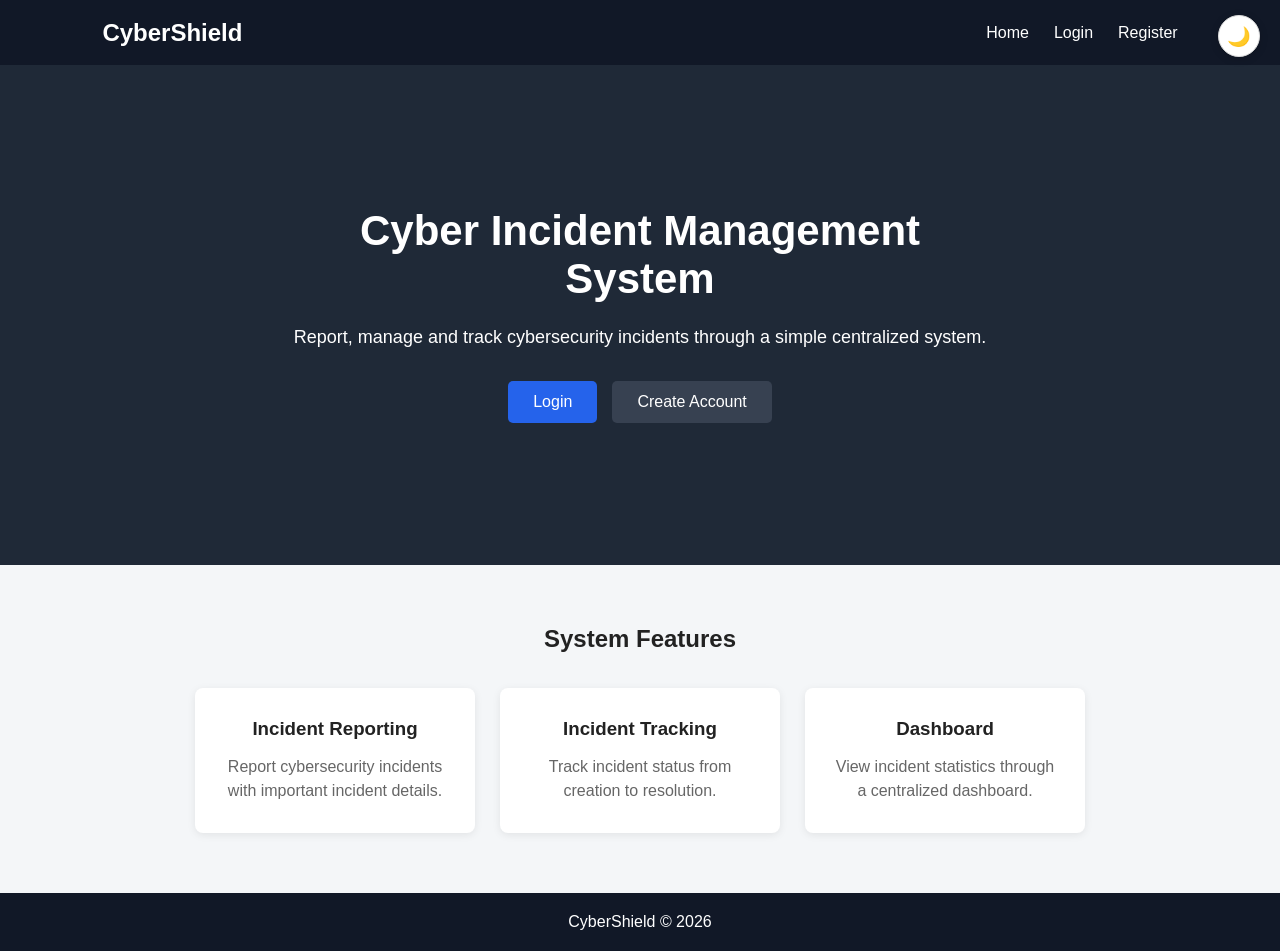
<file: frontend/index.html>
<!DOCTYPE html>
<html lang="en">

<head>
    <meta charset="UTF-8">
    <meta name="viewport" content="width=device-width, initial-scale=1.0">

    <title>CyberShield</title>

    <link rel="stylesheet" href="css/style.css">
</head>

<body>
    <button
    id="themeToggle"
    class="theme-toggle"
    type="button">
    🌙
</button>

    <header class="navbar">

        <div class="logo">
            CyberShield
        </div>

        <nav>
            <a href="index.html">Home</a>
            <a href="login.html">Login</a>
            <a href="register.html">Register</a>
        </nav>

    </header>


    <main class="hero">

        <div class="hero-content">

            <h1>Cyber Incident Management System</h1>

            <p>
                Report, manage and track cybersecurity incidents
                through a simple centralized system.
            </p>

            <div class="hero-buttons">

                <a href="login.html" class="btn">
                    Login
                </a>

                <a href="register.html" class="btn secondary">
                    Create Account
                </a>

            </div>

        </div>

    </main>


    <section class="features">

        <h2>System Features</h2>

        <div class="feature-container">

            <div class="feature-card">
                <h3>Incident Reporting</h3>
                <p>
                    Report cybersecurity incidents with
                    important incident details.
                </p>
            </div>

            <div class="feature-card">
                <h3>Incident Tracking</h3>
                <p>
                    Track incident status from creation
                    to resolution.
                </p>
            </div>

            <div class="feature-card">
                <h3>Dashboard</h3>
                <p>
                    View incident statistics through
                    a centralized dashboard.
                </p>
            </div>

        </div>

    </section>


    <footer>

        <p>
            CyberShield &copy; 2026
        </p>

    </footer>
    <script src="js/theme.js"></script>

</body>

</html>
</file>
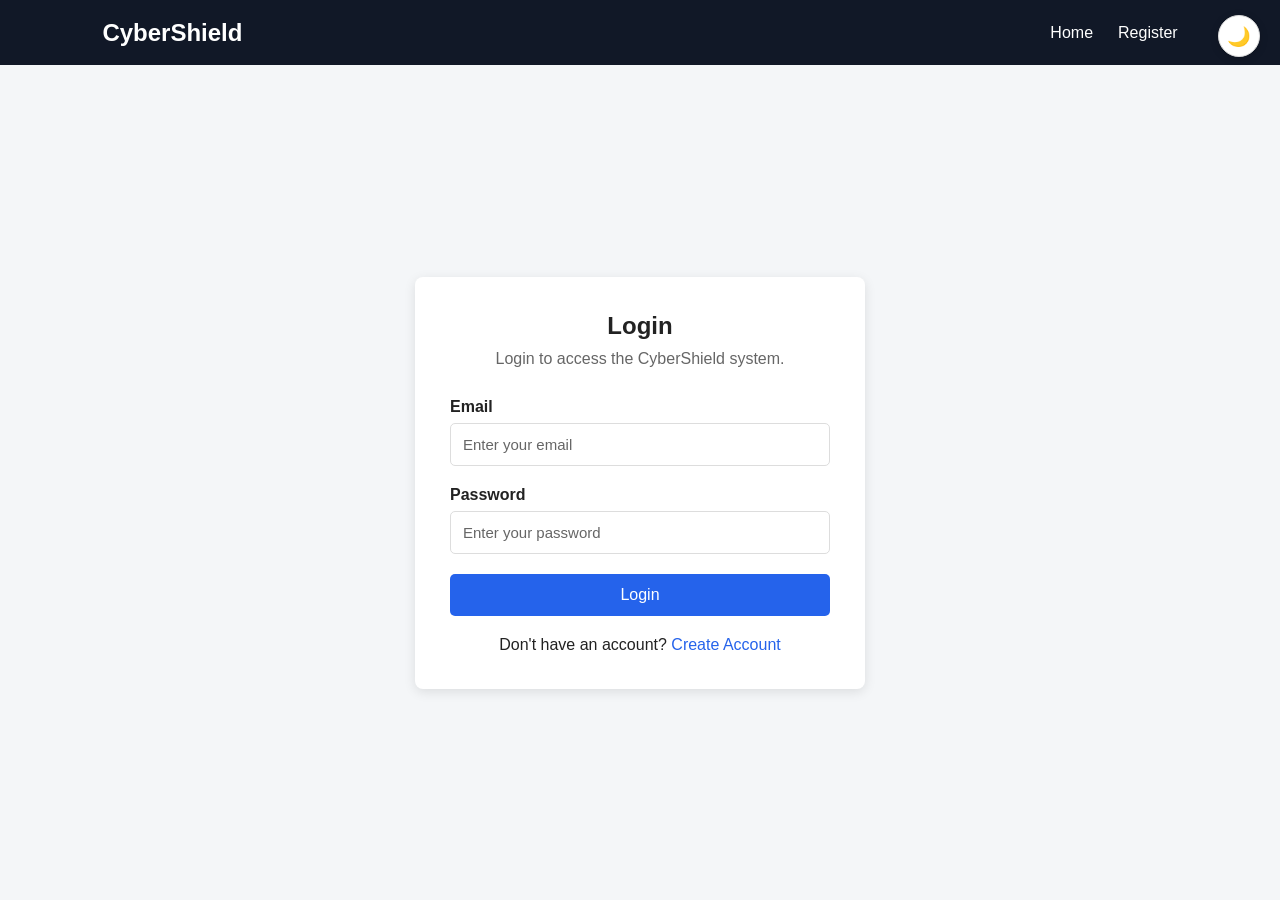
<file: frontend/login.html>
<!DOCTYPE html>
<html lang="en">

<head>
    <meta charset="UTF-8">
    <meta name="viewport" content="width=device-width, initial-scale=1.0">

    <title>Login - CyberShield</title>

    <link rel="stylesheet" href="css/style.css">
</head>

<body>
    <button
    id="themeToggle"
    class="theme-toggle"
    type="button">
    🌙
</button>
    <header class="navbar">

        <div class="logo">
            CyberShield
        </div>

        <nav>
            <a href="index.html">Home</a>
            <a href="register.html">Register</a>
        </nav>

    </header>


    <main class="form-page">

        <div class="form-container">

            <h2>Login</h2>

            <p class="form-description">
                Login to access the CyberShield system.
            </p>


            <form id="loginForm">

                <div class="form-group">

                    <label for="email">
                        Email
                    </label>

                    <input
                        type="email"
                        id="email"
                        placeholder="Enter your email"
                        required
                    >

                </div>


                <div class="form-group">

                    <label for="password">
                        Password
                    </label>

                    <input
                        type="password"
                        id="password"
                        placeholder="Enter your password"
                        required
                    >

                </div>


                <button type="submit" class="form-button">
                    Login
                </button>

            </form>


            <p id="message" class="message"></p>


            <p class="form-link">
                Don't have an account?
                <a href="register.html">Create Account</a>
            </p>

        </div>

    </main>


    <script src="js/login.js"></script>
    <script src="js/theme.js"></script>

</body>

</html>
</file>
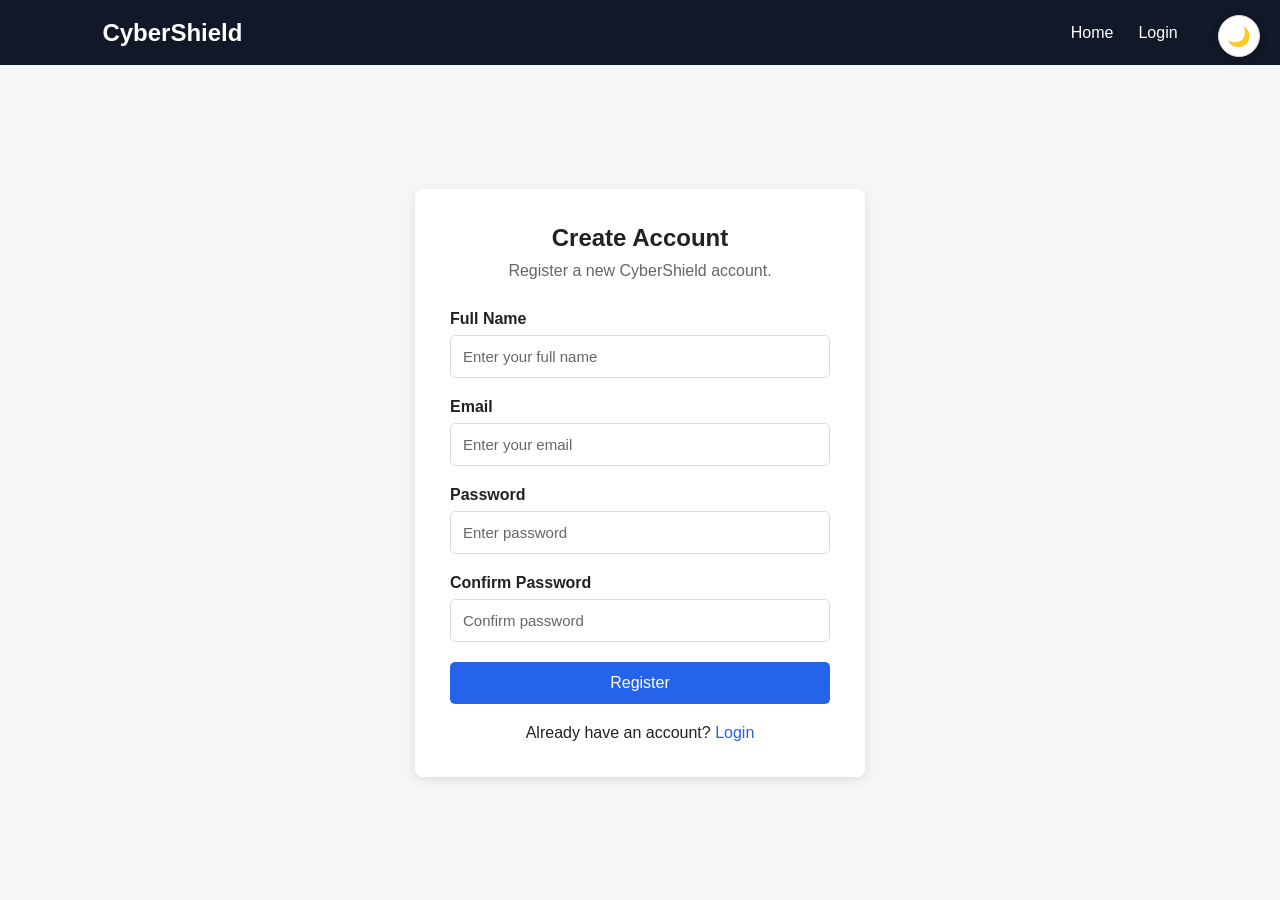
<file: frontend/register.html>
<!DOCTYPE html>
<html lang="en">

<head>
    <meta charset="UTF-8">
    <meta name="viewport" content="width=device-width, initial-scale=1.0">

    <title>Register - CyberShield</title>

    <link rel="stylesheet" href="css/style.css">
</head>

<body>
    <button
    id="themeToggle"
    class="theme-toggle"
    type="button">
    🌙
</button>

    <header class="navbar">

        <div class="logo">
            CyberShield
        </div>

        <nav>
            <a href="index.html">Home</a>
            <a href="login.html">Login</a>
        </nav>

    </header>


    <main class="form-page">

        <div class="form-container">

            <h2>Create Account</h2>

            <p class="form-description">
                Register a new CyberShield account.
            </p>


            <form id="registerForm">

                <div class="form-group">

                    <label for="name">
                        Full Name
                    </label>

                    <input
                        type="text"
                        id="name"
                        placeholder="Enter your full name"
                        required
                    >

                </div>


                <div class="form-group">

                    <label for="email">
                        Email
                    </label>

                    <input
                        type="email"
                        id="email"
                        placeholder="Enter your email"
                        required
                    >

                </div>


                <div class="form-group">

                    <label for="password">
                        Password
                    </label>

                    <input
                        type="password"
                        id="password"
                        placeholder="Enter password"
                        required
                    >

                </div>


                <div class="form-group">

                    <label for="confirmPassword">
                        Confirm Password
                    </label>

                    <input
                        type="password"
                        id="confirmPassword"
                        placeholder="Confirm password"
                        required
                    >

                </div>


                <button type="submit" class="form-button">
                    Register
                </button>

            </form>


            <p id="message" class="message"></p>


            <p class="form-link">
                Already have an account?
                <a href="login.html">Login</a>
            </p>

        </div>

    </main>


    <script src="js/register.js"></script>
    <script src="js/theme.js"></script>
</body>

</html>
</file>
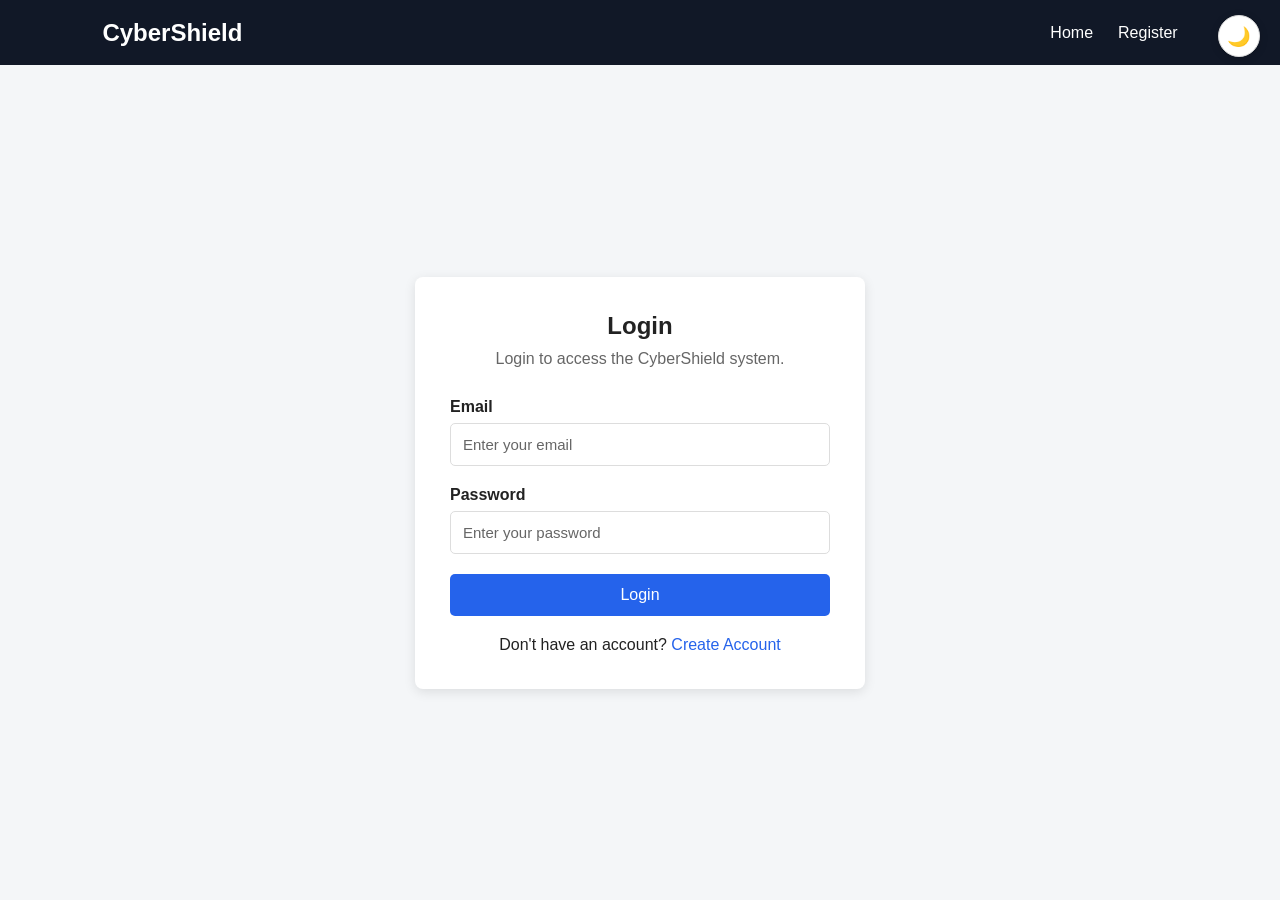
<file: frontend/pages/create-incident.html>
<!DOCTYPE html>
<html lang="en">

<head>

    <meta charset="UTF-8">

    <meta
        name="viewport"
        content="width=device-width, initial-scale=1.0"
    >

    <title>Create Incident - CyberShield</title>

    <link
        rel="stylesheet"
        href="../css/style.css"
    >

</head>


<body>
    <button
    id="themeToggle"
    class="theme-toggle"
    type="button">
    🌙
</button>

    <header class="navbar">

        <div class="logo">
            CyberShield
        </div>

        <nav>

            <a href="dashboard.html">
                Dashboard
            </a>

            <a href="incidents.html">
                Incidents
            </a>

            <a href="#" id="logoutButton">
                Logout
            </a>

        </nav>

    </header>


    <main class="form-page">

        <div class="form-container">

            <h2 id="formTitle">
                Create Incident
            </h2>


            <p class="form-description">

                Report a cybersecurity incident.

            </p>


            <form id="incidentForm">


                <div class="form-group">

                    <label for="title">
                        Incident Title
                    </label>

                    <input
                        type="text"
                        id="title"
                        placeholder="Enter incident title"
                        required
                    >

                </div>


                <div class="form-group">

                    <label for="description">
                        Description
                    </label>

                    <textarea
                        id="description"
                        rows="5"
                        placeholder="Describe the incident"
                        required
                    ></textarea>

                </div>


                <div class="form-group">

                    <label for="category">
                        Category
                    </label>

                    <select id="category" required>

                        <option value="">
                            Select category
                        </option>

                        <option value="PHISHING">
                            Phishing
                        </option>

                        <option value="MALWARE">
                            Malware
                        </option>

                        <option value="UNAUTHORIZED_ACCESS">
                            Unauthorized Access
                        </option>

                        <option value="DATA_BREACH">
                            Data Breach
                        </option>

                        <option value="SUSPICIOUS_ACTIVITY">
                            Suspicious Activity
                        </option>

                        <option value="OTHER">
                            Other
                        </option>

                    </select>

                </div>


                <div class="form-group">

                    <label for="severity">
                        Severity
                    </label>

                    <select id="severity" required>

                        <option value="">
                            Select severity
                        </option>

                        <option value="LOW">
                            Low
                        </option>

                        <option value="MEDIUM">
                            Medium
                        </option>

                        <option value="HIGH">
                            High
                        </option>

                        <option value="CRITICAL">
                            Critical
                        </option>

                    </select>

                </div>


                <div
                    class="form-group"
                    id="statusGroup"
                    style="display:none;"
                >

                    <label for="status">
                        Status
                    </label>

                    <select id="status">

                        <option value="OPEN">
                            Open
                        </option>

                        <option value="IN_PROGRESS">
                            In Progress
                        </option>

                        <option value="RESOLVED">
                            Resolved
                        </option>

                        <option value="CLOSED">
                            Closed
                        </option>

                    </select>

                </div>


                <button
                    type="submit"
                    class="form-button"
                    id="submitButton"
                >
                    Create Incident
                </button>


            </form>


            <p
                id="message"
                class="message"
            ></p>


            <p class="form-link">

                <a href="incidents.html">
                    ← Back to Incidents
                </a>

            </p>

        </div>

    </main>


    <script src="../js/create-incident.js"></script>
    <script src="../js/theme.js"></script>

</body>

</html>
</file>
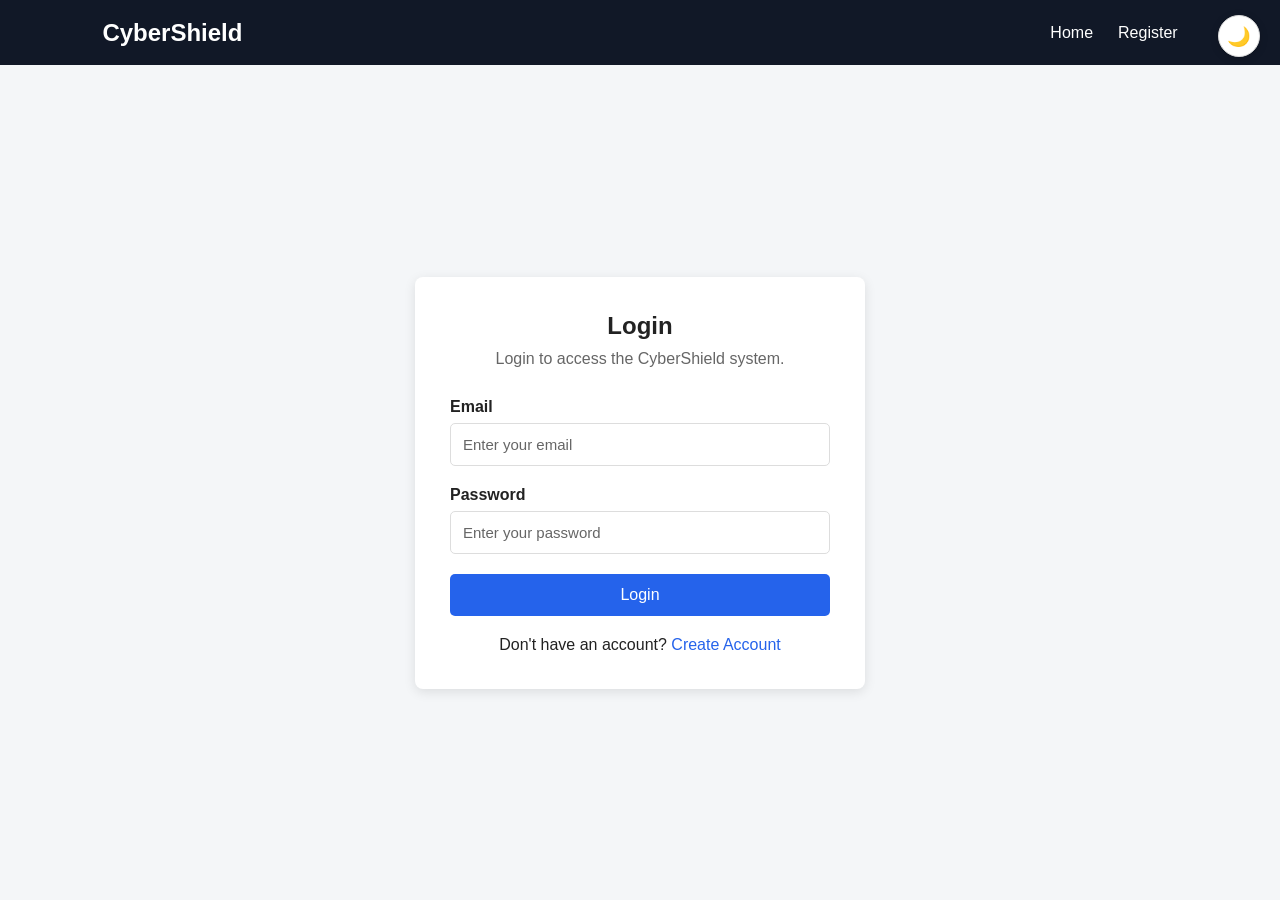
<file: frontend/pages/dashboard.html>
<!DOCTYPE html>
<html lang="en">

<head>

    <meta charset="UTF-8">

    <meta
        name="viewport"
        content="width=device-width, initial-scale=1.0"
    >

    <title>Dashboard - CyberShield</title>

    <link
        rel="stylesheet"
        href="../css/style.css"
    >

</head>


<body>
    <button
    id="themeToggle"
    class="theme-toggle"
    type="button"
    title="Switch to Dark Mode">
    🌙
</button>

    <header class="navbar">

        <div class="logo">
            CyberShield
        </div>

        <nav>

            <a href="dashboard.html">
                Dashboard
            </a>

            <a href="incidents.html">
                Incidents
            </a>

            <a href="profile.html">
                Profile
            </a>

            <a href="#" id="logoutButton">
                Logout
            </a>

        </nav>

    </header>


    <main class="dashboard-page">

        <div class="dashboard-header">

            <div>

                <h1>
                    Security Dashboard
                </h1>

                <p id="welcomeText">
                    Welcome
                </p>

            </div>


            <a
                href="create-incident.html"
                class="btn"
            >
                + Report Incident
            </a>

        </div>


        <!-- STATISTICS -->

        <section class="statistics">

            <div class="stat-card">

                <h3>
                    Total Incidents
                </h3>

                <p id="totalIncidents">
                    0
                </p>

            </div>


            <div class="stat-card">

                <h3>
                    Open
                </h3>

                <p id="openIncidents">
                    0
                </p>

            </div>


            <div class="stat-card">

                <h3>
                    In Progress
                </h3>

                <p id="inProgressIncidents">
                    0
                </p>

            </div>


            <div class="stat-card">

                <h3>
                    Resolved
                </h3>

                <p id="resolvedIncidents">
                    0
                </p>

            </div>


            <div class="stat-card">

                <h3>
                    Critical
                </h3>

                <p id="criticalIncidents">
                    0
                </p>

            </div>

        </section>

        <!-- CHARTS -->

<section class="dashboard-section">

    <h2>
        Incident Overview
    </h2>


    <div class="charts-container">

        <!-- STATUS CHART -->

        <div class="chart-card">

            <h3>
                Incidents by Status
            </h3>

            <div
                id="statusChart"
                class="bar-chart"
            ></div>

        </div>


        <!-- SEVERITY CHART -->

        <div class="chart-card">

            <h3>
                Incidents by Severity
            </h3>

            <div
                id="severityChart"
                class="bar-chart"
            ></div>

        </div>

    </div>

</section>
        <!-- QUICK ACTIONS -->

        <section class="dashboard-section">

            <h2>
                Quick Actions
            </h2>


            <div class="quick-actions">

                <a
                    href="create-incident.html"
                    class="quick-card"
                >
                    <h3>
                        Report Incident
                    </h3>

                    <p>
                        Report a new security incident.
                    </p>
                </a>


                <a
                    href="incidents.html"
                    class="quick-card"
                >
                    <h3>
                        View Incidents
                    </h3>

                    <p>
                        View and manage reported incidents.
                    </p>
                </a>
                <a
                href="users.html"
                id="userManagementLink"
                class="quick-card"
            >
                User Management
            </a>

            </div>

        </section>

    </main>


    <script src="../js/dashboard.js"></script>
    <script src="../js/theme.js"></script>

</body>

</html>
</file>
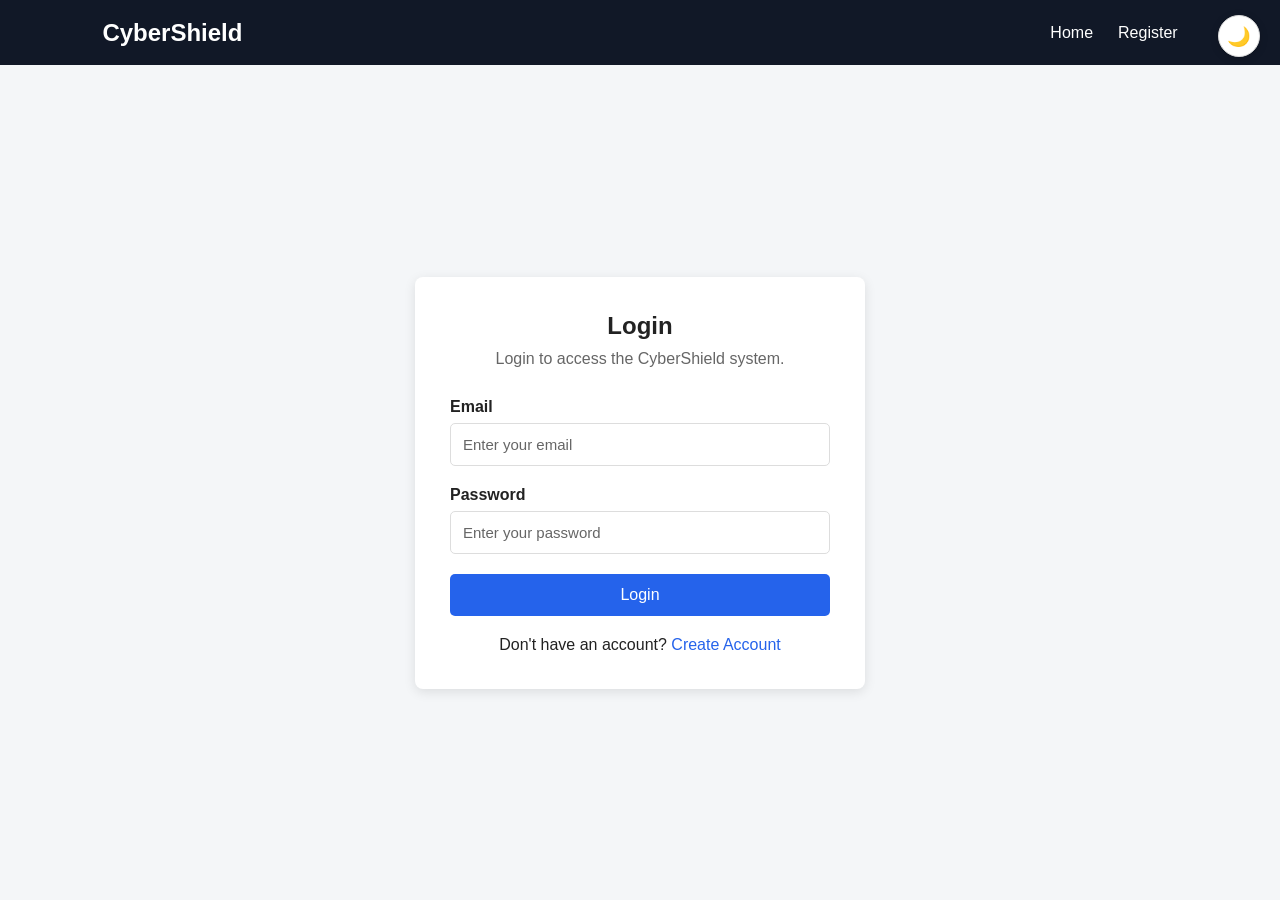
<file: frontend/pages/incident-details.html>
<!DOCTYPE html>
<html lang="en">

<head>

    <meta charset="UTF-8">

    <meta
        name="viewport"
        content="width=device-width, initial-scale=1.0"
    >

    <title>Incident Details - CyberShield</title>

    <link
        rel="stylesheet"
        href="../css/style.css"
    >

</head>


<body>

    <!-- NAVBAR -->

    <header class="navbar">

        <div class="logo">
            CyberShield
        </div>


        <nav>

            <a href="dashboard.html">
                Dashboard
            </a>

            <a href="incidents.html">
                Incidents
            </a>

            <a href="profile.html">
                Profile
            </a>

            <a href="#" id="logoutButton">
                Logout
            </a>

        </nav>

    </header>


    <!-- THEME BUTTON -->

    <button
        id="themeToggle"
        class="theme-toggle"
        type="button"
        title="Switch to Dark Mode"
    >
        🌙
    </button>


    <!-- MAIN CONTENT -->

    <main class="incident-details-page">

        <div class="details-header">

            <div>

                <h1>
                    Incident Details
                </h1>

                <p>
                    View complete incident information.
                </p>

            </div>

        </div>


        <!-- MESSAGE -->

        <p
            id="message"
            class="message"
        ></p>


        <!-- INCIDENT CARD -->

        <section class="incident-details-card">

            <div class="detail-row">

                <span class="detail-label">
                    Incident ID
                </span>

                <span
                    id="incidentId"
                    class="detail-value"
                >
                    -
                </span>

            </div>


            <div class="detail-row">

                <span class="detail-label">
                    Title
                </span>

                <span
                    id="incidentTitle"
                    class="detail-value"
                >
                    -
                </span>

            </div>


            <div class="detail-row">

                <span class="detail-label">
                    Category
                </span>

                <span
                    id="incidentCategory"
                    class="detail-value"
                >
                    -
                </span>

            </div>


            <div class="detail-row">

                <span class="detail-label">
                    Severity
                </span>

                <span
                    id="incidentSeverity"
                    class="detail-value"
                >
                    -
                </span>

            </div>


            <div class="detail-row">

                <span class="detail-label">
                    Status
                </span>

                <span
                    id="incidentStatus"
                    class="detail-value"
                >
                    -
                </span>

            </div>


            <div class="detail-row">

                <span class="detail-label">
                    Reported By
                </span>

                <span
                    id="incidentReporter"
                    class="detail-value"
                >
                    -
                </span>

            </div>


            <div class="detail-row">

                <span class="detail-label">
                    Assigned To
                </span>

                <span
                    id="incidentAssignee"
                    class="detail-value"
                >
                    Unassigned
                </span>

            </div>


            <div class="detail-row">

                <span class="detail-label">
                    Created At
                </span>

                <span
                    id="createdAt"
                    class="detail-value"
                >
                    -
                </span>

            </div>


            <div class="detail-row">

                <span class="detail-label">
                    Updated At
                </span>

                <span
                    id="updatedAt"
                    class="detail-value"
                >
                    -
                </span>

            </div>


            <div class="description-section">

                <h3>
                    Description
                </h3>

                <p
                    id="incidentDescription"
                >
                    -
                </p>

            </div>


            <!-- ASSIGNMENT SECTION (ADMIN ONLY) -->

            <div id="assignmentSection" class="assignment-section" style="display: none; margin-top: 2rem; padding: 1.5rem; border: 1px solid var(--border-color, #e2e8f0); border-radius: 8px; background: rgba(0, 0, 0, 0.02);">

                <h3 style="margin-top: 0; margin-bottom: 1rem;">
                    Incident Assignment (Admin Only)
                </h3>

                <div style="display: flex; gap: 1rem; align-items: center; flex-wrap: wrap;">

                    <label for="assignUserSelect" style="font-weight: 600;">
                        Assign To:
                    </label>

                    <select id="assignUserSelect" style="padding: 0.5rem 1rem; border-radius: 6px; border: 1px solid var(--border-color, #cbd5e1); min-width: 200px;">
                        <option value="">-- Select User --</option>
                    </select>

                    <button
                        id="assignButton"
                        class="btn"
                        type="button"
                    >
                        Assign
                    </button>

                    <button
                        id="unassignButton"
                        class="btn"
                        type="button"
                        style="background-color: #64748b;"
                    >
                        Unassign
                    </button>

                </div>

            </div>


            <!-- ACTIVITY LOG SECTION -->

            <div id="activityLogSection" class="activity-log-section" style="margin-top: 2rem; padding: 1.5rem; border: 1px solid var(--border-color, #e2e8f0); border-radius: 8px;">

                <h3 style="margin-top: 0; margin-bottom: 1rem;">
                    Activity Log / Audit Trail
                </h3>

                <div class="table-container">

                    <table>

                        <thead>

                            <tr>

                                <th>Action</th>

                                <th>Performed By</th>

                                <th>Description</th>

                                <th>Date / Time</th>

                            </tr>

                        </thead>


                        <tbody id="activityLogTableBody">

                            <tr>

                                <td colspan="4">
                                    Loading activity log...
                                </td>

                            </tr>

                        </tbody>

                    </table>

                </div>

            </div>


            <!-- ACTIONS -->

            <div class="details-actions" style="margin-top: 2rem;">

                <button
                    id="editButton"
                    class="btn"
                >
                    Edit Incident
                </button>


                <a
                    href="incidents.html"
                    class="back-link"
                >
                    ← Back to Incidents
                </a>

            </div>

        </section>

    </main>


    <script src="../js/incident-details.js"></script>

    <script src="../js/theme.js"></script>

</body>

</html>
</file>
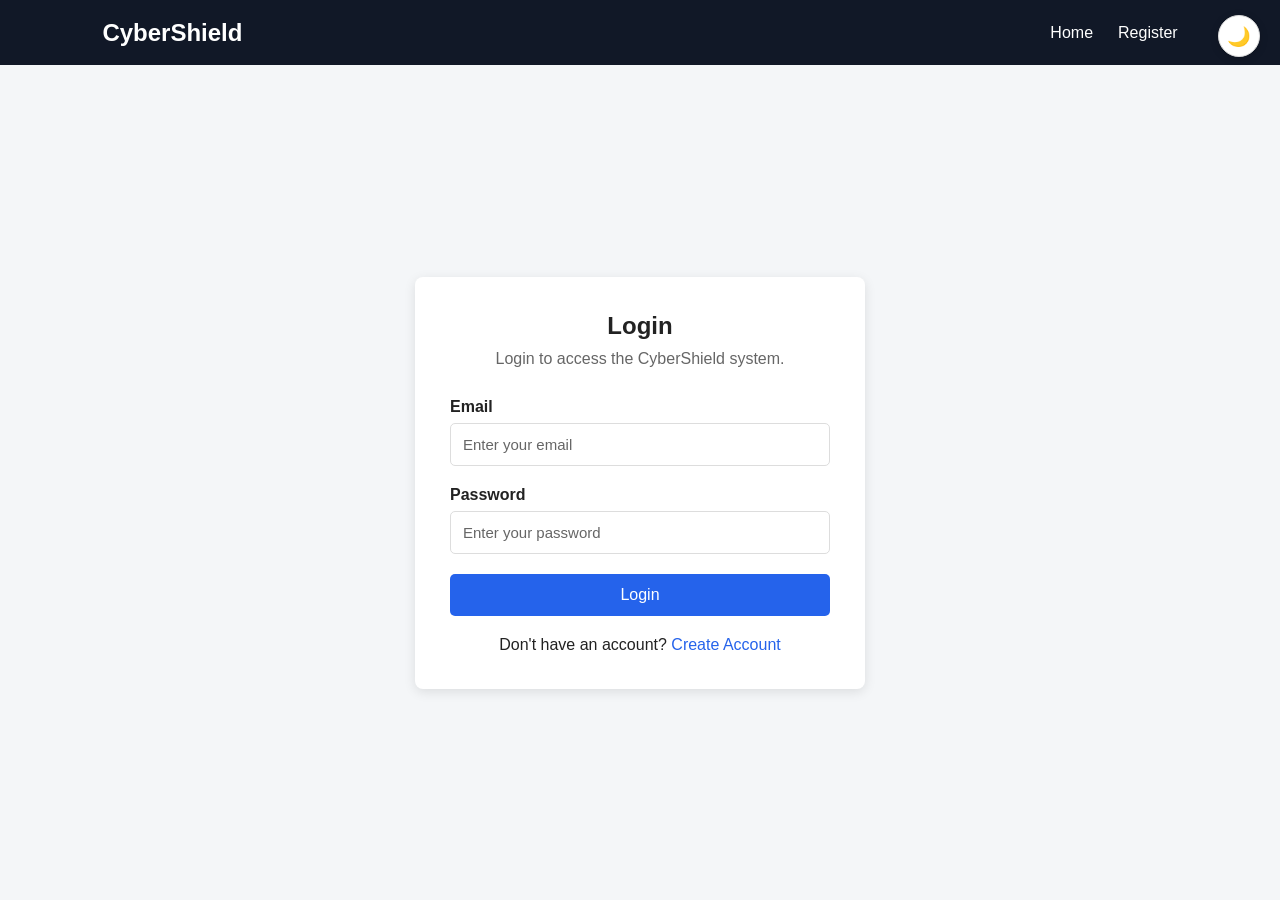
<file: frontend/pages/incidents.html>
<!DOCTYPE html>
<html lang="en">

<head>

    <meta charset="UTF-8">

    <meta
        name="viewport"
        content="width=device-width, initial-scale=1.0"
    >

    <title>Incidents - CyberShield</title>

    <link
        rel="stylesheet"
        href="../css/style.css"
    >

</head>


<body>
    <button
    id="themeToggle"
    class="theme-toggle"
    type="button">
    🌙
</button>

    <header class="navbar">

        <div class="logo">
            CyberShield
        </div>

        <nav>

            <a href="dashboard.html">
                Dashboard
            </a>

            <a href="incidents.html">
                Incidents
            </a>

            <a href="profile.html">
                Profile
            </a>

            <a href="#" id="logoutButton">
                Logout
            </a>

        </nav>

    </header>


    <main class="incident-page">

        <div class="page-header">

            <div>

                <h1>Security Incidents</h1>

                <p>
                    Manage reported cybersecurity incidents.
                </p>

            </div>


            <a
                href="create-incident.html"
                class="btn"
            >
                + Create Incident
            </a>

        </div>


        <div id="message" class="message"></div>

        <div class="incident-view-buttons">

    <button
        type="button"
        id="allIncidentsButton"
        class="view-button active">
        All Incidents
    </button>

    <button
        type="button"
        id="myIncidentsButton"
        class="view-button">
        My Incidents
    </button>

</div>
        <!-- SEARCH AND FILTERS -->

<section class="incident-filters">

    <div class="search-box">

        <label for="searchInput">
            Search Incidents
        </label>

        <input
            type="text"
            id="searchInput"
            placeholder="Search by title, category, severity or status..."
        >

    </div>


    <div class="filter-group">

        <div class="filter-box">

            <label for="severityFilter">
                Severity
            </label>

            <select id="severityFilter">

                <option value="ALL">
                    All
                </option>

                <option value="LOW">
                    Low
                </option>

                <option value="MEDIUM">
                    Medium
                </option>

                <option value="HIGH">
                    High
                </option>

                <option value="CRITICAL">
                    Critical
                </option>

            </select>

        </div>


        <div class="filter-box">

            <label for="statusFilter">
                Status
            </label>

            <select id="statusFilter">

                <option value="ALL">
                    All
                </option>

                <option value="OPEN">
                    Open
                </option>

                <option value="IN_PROGRESS">
                    In Progress
                </option>

                <option value="RESOLVED">
                    Resolved
                </option>

            </select>

        </div>

    </div>

</section>


<p
    id="resultCount"
    class="result-count"
></p>
        <div class="table-container">

            <table>

                <thead>

                    <tr>

                        <th>ID</th>

                        <th>Title</th>

                        <th>Category</th>

                        <th>Severity</th>

                        <th>Status</th>

                        <th>Reported By</th>

                        <th>Assigned To</th>

                        <th>Actions</th>

                    </tr>

                </thead>


                <tbody id="incidentTableBody">

                    <tr>

                        <td colspan="8">
                            Loading incidents...
                        </td>

                    </tr>

                </tbody>

            </table>

        </div>

    </main>


    <script src="../js/incidents.js"></script>
    <script src="../js/theme.js"></script>

</body>

</html>
</file>
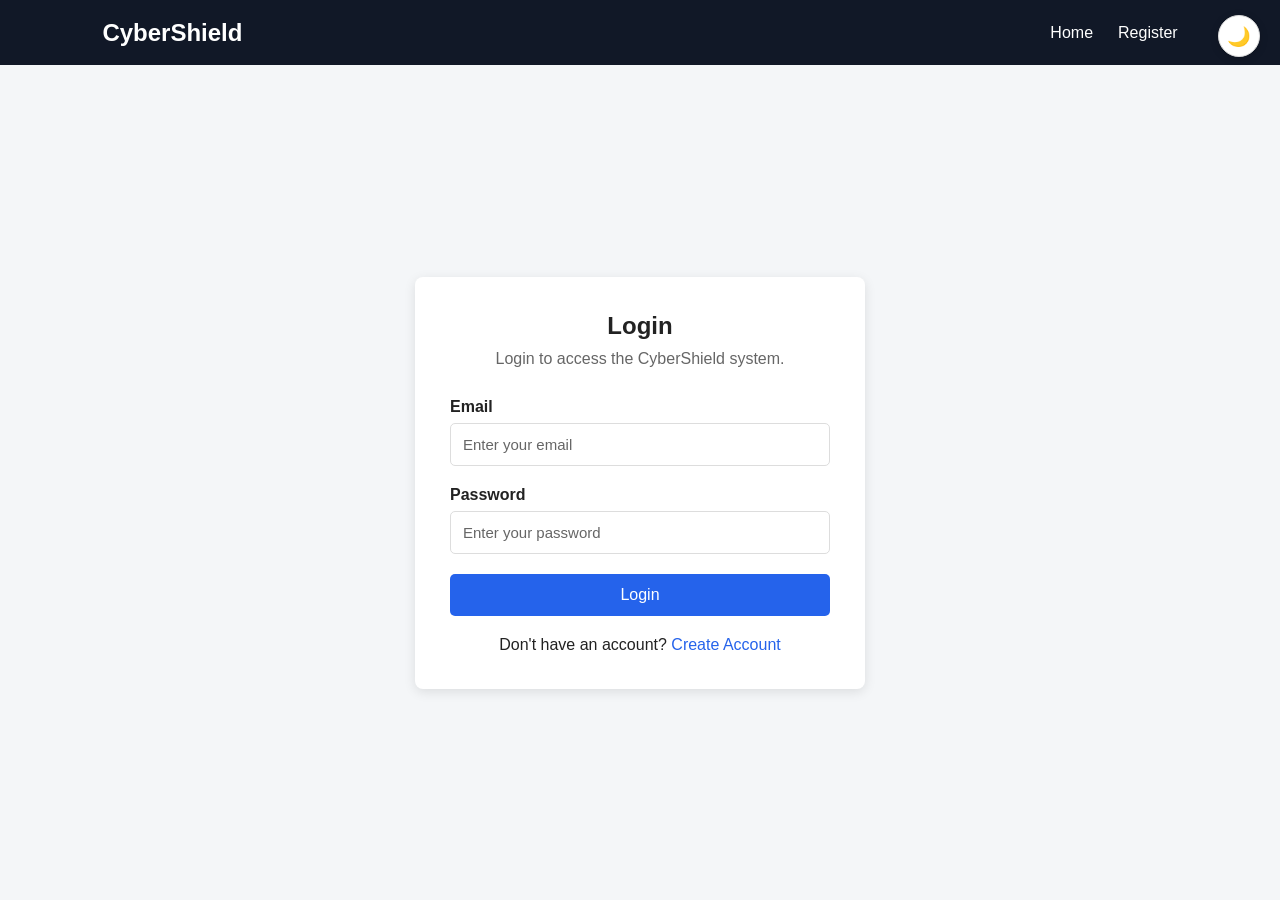
<file: frontend/pages/profile.html>
<!DOCTYPE html>
<html lang="en">

<head>

    <meta charset="UTF-8">

    <meta
        name="viewport"
        content="width=device-width, initial-scale=1.0"
    >

    <title>Profile - CyberShield</title>

    <link
        rel="stylesheet"
        href="../css/style.css"
    >

</head>


<body>
    <button
    id="themeToggle"
    class="theme-toggle"
    type="button">
    🌙
</button>

    <header class="navbar">

        <div class="logo">
            CyberShield
        </div>


        <nav>

            <a href="dashboard.html">
                Dashboard
            </a>

            <a href="incidents.html">
                Incidents
            </a>

            <a href="profile.html">
                Profile
            </a>

            <a href="#" id="logoutButton">
                Logout
            </a>

        </nav>

    </header>


    <main class="form-page">

        <div class="form-container">

            <h2>
                My Profile
            </h2>


            <div class="profile-item">

                <strong>
                    User ID
                </strong>

                <span id="userId">
                    Loading...
                </span>

            </div>


            <div class="profile-item">

                <strong>
                    Name
                </strong>

                <span id="userName">
                    Loading...
                </span>

            </div>


            <div class="profile-item">

                <strong>
                    Email
                </strong>

                <span id="userEmail">
                    Loading...
                </span>

            </div>


            <div class="profile-item">

                <strong>
                    Role
                </strong>

                <span id="userRole">
                    Loading...
                </span>

            </div>


            <div class="profile-item">

                <strong>
                    Account Status
                </strong>

                <span id="userStatus">
                    Loading...
                </span>

            </div>


            <p
                id="message"
                class="message"
            ></p>

        </div>

    </main>


    <script src="../js/profile.js"></script>
    <script src="../js/theme.js"></script>

</body>

</html>
</file>
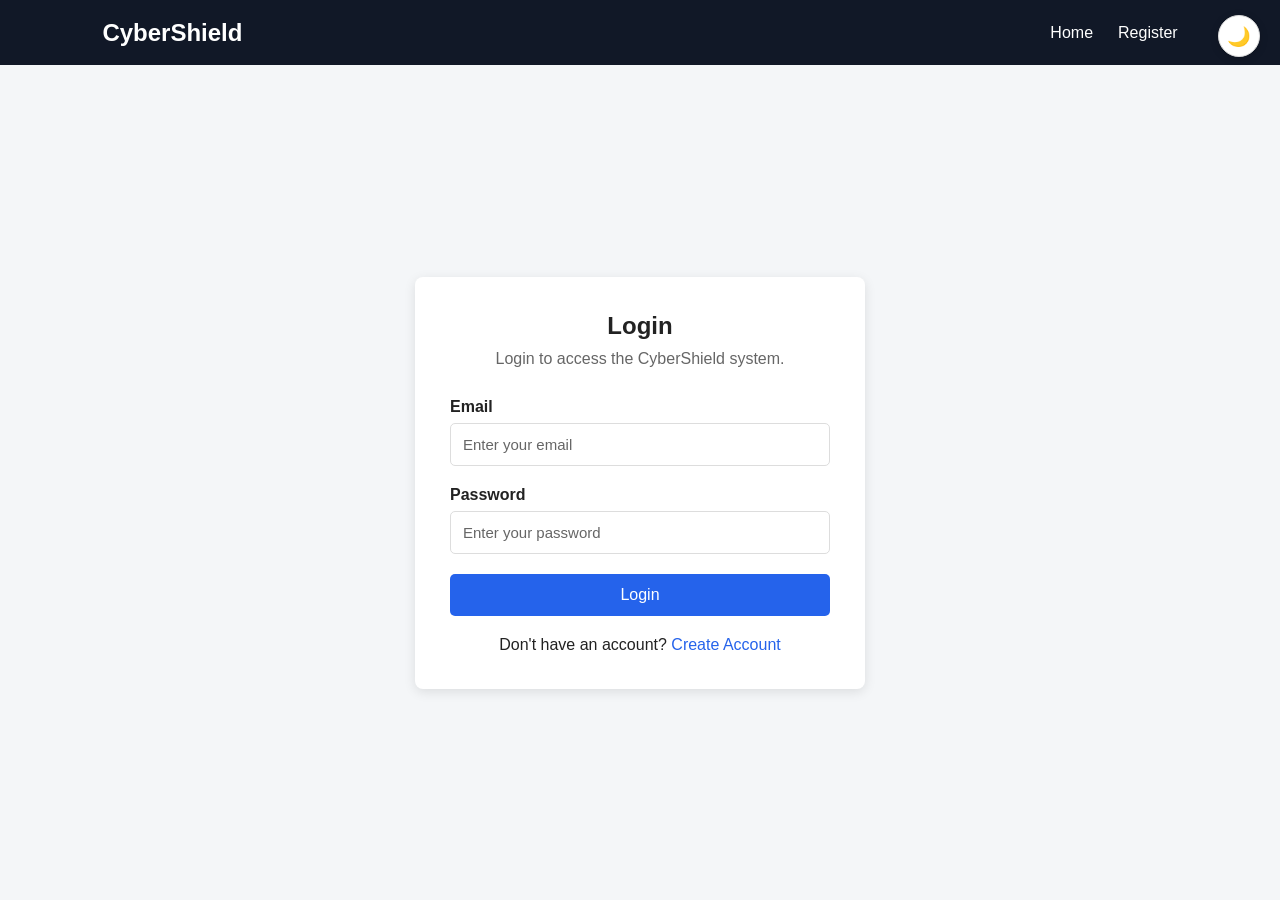
<file: frontend/pages/users.html>
<!DOCTYPE html>
<html lang="en">

<head>

    <meta charset="UTF-8">

    <meta
        name="viewport"
        content="width=device-width, initial-scale=1.0"
    >

    <title>User Management - CyberShield</title>

    <link
        rel="stylesheet"
        href="../css/style.css"
    >

    <script src="../js/theme.js"></script>

</head>


<body>

    <!-- ============================= -->
    <!-- NAVIGATION -->
    <!-- ============================= -->

    <nav class="navbar">

        <div class="navbar-brand">
            CyberShield
        </div>


        <div class="navbar-links">

            <a href="dashboard.html">
                Dashboard
            </a>

            <a href="incidents.html">
                Incidents
            </a>

            <a
                href="users.html"
                class="active"
            >
                Users
            </a>

            <button
                id="themeToggle"
                class="theme-button"
                type="button"
            >
                🌙
            </button>

            <button
                id="logoutButton"
                class="logout-button"
                type="button"
            >
                Logout
            </button>

        </div>

    </nav>


    <!-- ============================= -->
    <!-- MAIN CONTENT -->
    <!-- ============================= -->

    <main class="users-container">

        <div class="users-header">

            <div>

                <h1>
                    User Management
                </h1>

                <p>
                    Manage CyberShield users and roles.
                </p>

            </div>

        </div>


        <!-- ============================= -->
        <!-- MESSAGE -->
        <!-- ============================= -->

        <div
            id="message"
            class="message"
        ></div>


        <!-- ============================= -->
        <!-- USER TABLE -->
        <!-- ============================= -->

        <section class="users-section">

            <div class="table-container">

                <table class="users-table">

                    <thead>

                        <tr>

                            <th>
                                ID
                            </th>

                            <th>
                                Name
                            </th>

                            <th>
                                Email
                            </th>

                            <th>
                                Role
                            </th>

                            <th>
                                Status
                            </th>

                            <th>
                                Action
                            </th>

                        </tr>

                    </thead>


                    <tbody
                        id="userTableBody"
                    >

                        <tr>

                            <td
                                colspan="6"
                            >
                                Loading users...
                            </td>

                        </tr>

                    </tbody>

                </table>

            </div>

        </section>

    </main>


    <script src="../js/users.js"></script>

</body>

</html>
</file>
<file: frontend/css/style.css>
* {
    margin: 0;
    padding: 0;
    box-sizing: border-box;
}

/* ============================= */
/* THEME VARIABLES */
/* ============================= */

:root {
    --bg-color: #f4f6f8;
    --card-color: #ffffff;
    --text-color: #222222;
    --secondary-text: #666666;
    --border-color: #dddddd;
    --input-bg: #ffffff;
    --table-header: #f3f4f6;
    --table-hover: #f9fafb;

    --navbar-color: #111827;
    --hero-color: #1f2937;

    --primary-color: #2563eb;
    --secondary-color: #374151;
    --danger-color: #dc2626;
}

/* ============================= */
/* DARK THEME */
/* ============================= */

body.dark-theme {
    --bg-color: #121212;
    --card-color: #1e1e1e;
    --text-color: #f5f5f5;
    --secondary-text: #bdbdbd;
    --border-color: #444444;
    --input-bg: #2a2a2a;
    --table-header: #292929;
    --table-hover: #333333;

    --navbar-color: #0b0f16;
    --hero-color: #171d27;
}

/* ============================= */
/* BODY */
/* ============================= */

body {
    font-family: Arial, sans-serif;
    background: var(--bg-color);
    color: var(--text-color);

    transition:
        background-color 0.3s ease,
        color 0.3s ease;
}

/* ============================= */
/* NAVBAR */
/* ============================= */

.navbar {
    height: 65px;

    background: var(--navbar-color);

    display: flex;
    align-items: center;
    justify-content: space-between;

    padding: 0 8%;
}

.logo {
    color: white;
    font-size: 24px;
    font-weight: bold;
}

.navbar nav {
    display: flex;
    gap: 25px;
}

.navbar a {
    color: white;
    text-decoration: none;
}

.navbar a:hover {
    text-decoration: underline;
}

/* ============================= */
/* HERO */
/* ============================= */

.hero {
    min-height: 500px;

    display: flex;
    align-items: center;
    justify-content: center;

    text-align: center;

    background: var(--hero-color);
    color: white;

    padding: 40px;
}

.hero-content {
    max-width: 700px;
}

.hero h1 {
    font-size: 42px;
    margin-bottom: 20px;
}

.hero p {
    font-size: 18px;
    line-height: 1.6;
    margin-bottom: 30px;
}

/* ============================= */
/* BUTTONS */
/* ============================= */

.hero-buttons {
    display: flex;
    justify-content: center;
    gap: 15px;
}

.btn {
    display: inline-block;

    padding: 12px 25px;

    background: var(--primary-color);
    color: white;

    text-decoration: none;

    border-radius: 5px;
}

.btn:hover {
    opacity: 0.9;
}

.btn.secondary {
    background: var(--secondary-color);
}

/* ============================= */
/* FEATURES */
/* ============================= */

.features {
    padding: 60px 8%;
    text-align: center;
}

.features h2 {
    margin-bottom: 35px;
}

.feature-container {
    display: flex;
    justify-content: center;
    gap: 25px;
    flex-wrap: wrap;
}

.feature-card {
    background: var(--card-color);

    width: 280px;

    padding: 30px;

    border-radius: 8px;

    box-shadow:
        0 2px 8px rgba(0, 0, 0, 0.08);

    color: var(--text-color);

    transition:
        background-color 0.3s ease,
        color 0.3s ease;
}

.feature-card h3 {
    margin-bottom: 15px;
}

.feature-card p {
    line-height: 1.5;
    color: var(--secondary-text);
}

/* ============================= */
/* FOOTER */
/* ============================= */

footer {
    background: var(--navbar-color);
    color: white;

    text-align: center;

    padding: 20px;
}

/* ============================= */
/* FORM PAGE */
/* ============================= */

.form-page {
    min-height: calc(100vh - 65px);

    display: flex;
    justify-content: center;
    align-items: center;

    padding: 40px 20px;
}

/* ============================= */
/* FORM CONTAINER */
/* ============================= */

.form-container {
    width: 100%;
    max-width: 450px;

    background: var(--card-color);

    padding: 35px;

    border-radius: 8px;

    box-shadow:
        0 3px 12px rgba(0, 0, 0, 0.1);

    color: var(--text-color);

    transition:
        background-color 0.3s ease,
        color 0.3s ease;
}

.form-container h2 {
    text-align: center;
    margin-bottom: 10px;
}

.form-description {
    text-align: center;

    color: var(--secondary-text);

    margin-bottom: 30px;
}

/* ============================= */
/* FORM GROUP */
/* ============================= */

.form-group {
    margin-bottom: 20px;
}

.form-group label {
    display: block;

    margin-bottom: 7px;

    font-weight: bold;

    color: var(--text-color);
}

.form-group input {
    width: 100%;

    padding: 12px;

    border: 1px solid var(--border-color);

    border-radius: 5px;

    font-size: 15px;

    background: var(--input-bg);
    color: var(--text-color);
}

.form-group input:focus {
    outline: none;

    border-color: var(--primary-color);
}

/* ============================= */
/* FORM BUTTON */
/* ============================= */

.form-button {
    width: 100%;

    padding: 12px;

    border: none;

    border-radius: 5px;

    background: var(--primary-color);

    color: white;

    font-size: 16px;

    cursor: pointer;
}

.form-button:hover {
    opacity: 0.9;
}

/* ============================= */
/* MESSAGE */
/* ============================= */

.message {
    text-align: center;

    margin-top: 20px;

    font-weight: bold;
}

/* ============================= */
/* FORM LINK */
/* ============================= */

.form-link {
    text-align: center;

    margin-top: 20px;
}

.form-link a {
    color: var(--primary-color);

    text-decoration: none;
}

.form-link a:hover {
    text-decoration: underline;
}

/* ============================= */
/* INCIDENT PAGE */
/* ============================= */

.incident-page {
    padding: 40px 8%;
}

.page-header {
    display: flex;

    justify-content: space-between;

    align-items: center;

    margin-bottom: 30px;
}

.page-header h1 {
    margin-bottom: 8px;
}

.page-header p {
    color: var(--secondary-text);
}

/* ============================= */
/* TABLE */
/* ============================= */

.table-container {
    background: var(--card-color);

    border-radius: 8px;

    padding: 20px;

    overflow-x: auto;

    box-shadow:
        0 2px 8px rgba(0, 0, 0, 0.08);

    transition:
        background-color 0.3s ease;
}

table {
    width: 100%;

    border-collapse: collapse;

    min-width: 800px;

    color: var(--text-color);
}

th,
td {
    padding: 14px;

    text-align: left;

    border-bottom: 1px solid var(--border-color);
}

th {
    background: var(--table-header);

    font-weight: bold;
}

tr:hover {
    background: var(--table-hover);
}

/* ============================= */
/* ACTION BUTTONS */
/* ============================= */

.action-button,
.delete-button {
    border: none;

    padding: 7px 12px;

    border-radius: 4px;

    cursor: pointer;

    margin-right: 5px;
}

.action-button {
    background: var(--primary-color);
    color: white;
}

.delete-button {
    background: var(--danger-color);
    color: white;
}

/* ============================= */
/* TEXTAREA */
/* ============================= */

.form-group textarea {
    width: 100%;

    padding: 12px;

    border: 1px solid var(--border-color);

    border-radius: 5px;

    font-size: 15px;

    resize: vertical;

    font-family: Arial, sans-serif;

    background: var(--input-bg);

    color: var(--text-color);
}

.form-group textarea:focus {
    outline: none;

    border-color: var(--primary-color);
}

/* ============================= */
/* SELECT */
/* ============================= */

.form-group select {
    width: 100%;

    padding: 12px;

    border: 1px solid var(--border-color);

    border-radius: 5px;

    background: var(--input-bg);

    color: var(--text-color);

    font-size: 15px;
}

.form-group select:focus {
    outline: none;

    border-color: var(--primary-color);
}

/* ============================= */
/* PROFILE */
/* ============================= */

.profile-item {
    display: flex;

    justify-content: space-between;

    align-items: center;

    padding: 15px 0;

    border-bottom: 1px solid var(--border-color);
}

.profile-item strong {
    color: var(--text-color);
}

.profile-item span {
    color: var(--secondary-text);
}

/* ============================= */
/* PLACEHOLDER */
/* ============================= */

input::placeholder,
textarea::placeholder {
    color: var(--secondary-text);
}

/* ============================= */
/* THEME TOGGLE BUTTON */
/* ============================= */

.theme-toggle {
    position: fixed;

    top: 15px;
    right: 20px;

    width: 42px;
    height: 42px;

    border: 1px solid var(--border-color);

    border-radius: 50%;

    background: var(--card-color);

    color: var(--text-color);

    font-size: 19px;

    cursor: pointer;

    display: flex;

    align-items: center;
    justify-content: center;

    box-shadow:
        0 2px 8px rgba(0, 0, 0, 0.15);

    z-index: 1000;

    transition:
        background-color 0.3s ease,
        color 0.3s ease,
        transform 0.2s ease;
}

.theme-toggle:hover {
    transform: scale(1.08);
}

/* ============================= */
/* RESPONSIVE */
/* ============================= */

@media (max-width: 700px) {

    .navbar {
        padding: 0 20px;
    }

    .navbar nav {
        gap: 10px;
    }

    .hero h1 {
        font-size: 30px;
    }

    .hero-buttons {
        flex-direction: column;
    }

    .page-header {
        flex-direction: column;

        align-items: flex-start;

        gap: 20px;
    }

    .incident-page {
        padding: 30px 20px;
    }

    .theme-toggle {
        width: 38px;
        height: 38px;

        top: 12px;
        right: 12px;

        font-size: 17px;
    }
}

/* ============================= */
/* DASHBOARD */
/* ============================= */

.dashboard-page {
    padding: 40px 8%;
}

/* ============================= */
/* DASHBOARD HEADER */
/* ============================= */

.dashboard-header {
    display: flex;
    justify-content: space-between;
    align-items: center;

    margin-bottom: 35px;
}

.dashboard-header h1 {
    font-size: 32px;
    margin-bottom: 8px;
}

.dashboard-header p {
    color: var(--secondary-text);
    font-size: 16px;
}

/* ============================= */
/* STATISTICS */
/* ============================= */

.statistics {
    display: grid;

    grid-template-columns:
        repeat(5, 1fr);

    gap: 20px;

    margin-bottom: 40px;
}

/* ============================= */
/* STAT CARD */
/* ============================= */

.stat-card {
    background: var(--card-color);

    padding: 25px;

    border-radius: 8px;

    border: 1px solid var(--border-color);

    box-shadow:
        0 2px 8px rgba(0, 0, 0, 0.08);

    text-align: center;

    transition:
        background-color 0.3s ease,
        color 0.3s ease,
        border-color 0.3s ease;
}

.stat-card h3 {
    font-size: 16px;

    margin-bottom: 15px;

    color: var(--secondary-text);
}

.stat-card p {
    font-size: 32px;

    font-weight: bold;

    color: var(--primary-color);
}

/* ============================= */
/* DASHBOARD SECTION */
/* ============================= */

.dashboard-section {
    margin-top: 30px;
}

.dashboard-section h2 {
    margin-bottom: 20px;

    font-size: 24px;
}

/* ============================= */
/* QUICK ACTIONS */
/* ============================= */

.quick-actions {
    display: grid;

    grid-template-columns:
        repeat(2, 1fr);

    gap: 20px;
}

/* ============================= */
/* QUICK CARD */
/* ============================= */

.quick-card {
    display: block;

    background: var(--card-color);

    padding: 25px;

    border-radius: 8px;

    border: 1px solid var(--border-color);

    text-decoration: none;

    color: var(--text-color);

    box-shadow:
        0 2px 8px rgba(0, 0, 0, 0.08);

    transition:
        transform 0.2s ease,
        background-color 0.3s ease,
        border-color 0.3s ease;
}

.quick-card:hover {
    transform: translateY(-3px);

    border-color: var(--primary-color);
}

.quick-card h3 {
    color: var(--primary-color);

    margin-bottom: 10px;
}

.quick-card p {
    color: var(--secondary-text);

    line-height: 1.5;
}

/* ============================= */
/* DASHBOARD RESPONSIVE */
/* ============================= */

@media (max-width: 1000px) {

    .statistics {
        grid-template-columns:
            repeat(3, 1fr);
    }
}

@media (max-width: 700px) {

    .dashboard-page {
        padding: 30px 20px;
    }

    .dashboard-header {
        flex-direction: column;

        align-items: flex-start;

        gap: 20px;
    }

    .dashboard-header h1 {
        font-size: 28px;
    }

    .statistics {
        grid-template-columns:
            repeat(2, 1fr);
    }

    .quick-actions {
        grid-template-columns:
            1fr;
    }
}

@media (max-width: 450px) {

    .statistics {
        grid-template-columns:
            1fr;
    }
}

/* ============================= */
/* INCIDENT SEARCH AND FILTERS */
/* ============================= */

.incident-filters {
    background: var(--card-color);
    border: 1px solid var(--border-color);
    border-radius: 8px;
    padding: 20px;
    margin-bottom: 20px;
}


.search-box {
    width: 100%;
    margin-bottom: 20px;
}


.search-box label,
.filter-box label {
    display: block;
    margin-bottom: 8px;
    font-weight: bold;
    color: var(--text-color);
}


.search-box input,
.filter-box select {
    width: 100%;
    padding: 11px 12px;
    border: 1px solid var(--border-color);
    border-radius: 6px;
    background: var(--input-bg);
    color: var(--text-color);
    font-size: 14px;
    box-sizing: border-box;
}


.search-box input:focus,
.filter-box select:focus {
    outline: none;
    border-color: var(--primary-color);
}


.filter-group {
    display: grid;
    grid-template-columns: 1fr 1fr;
    gap: 20px;
}


.result-count {
    color: var(--secondary-text);
    margin-bottom: 15px;
    font-size: 14px;
}


@media (max-width: 600px) {

    .filter-group {
        grid-template-columns: 1fr;
    }

}

/* ============================= */
/* INCIDENT DETAILS */
/* ============================= */

.incident-details-page {
    padding: 40px 8%;
}


.details-header {
    margin-bottom: 25px;
}


.details-header h1 {
    font-size: 32px;
    margin-bottom: 8px;
}


.details-header p {
    color: var(--secondary-text);
}


.incident-details-card {
    max-width: 900px;
    margin: 0 auto;
    background: var(--card-color);
    border: 1px solid var(--border-color);
    border-radius: 8px;
    padding: 30px;
    box-shadow:
        0 2px 8px rgba(0, 0, 0, 0.08);
}


.detail-row {
    display: grid;
    grid-template-columns: 180px 1fr;
    gap: 20px;
    padding: 15px 0;
    border-bottom: 1px solid var(--border-color);
}


.detail-label {
    font-weight: bold;
    color: var(--secondary-text);
}


.detail-value {
    color: var(--text-color);
}


.description-section {
    margin-top: 25px;
}


.description-section h3 {
    margin-bottom: 12px;
}


.description-section p {
    background: var(--input-bg);
    border: 1px solid var(--border-color);
    border-radius: 6px;
    padding: 15px;
    line-height: 1.6;
    color: var(--text-color);
    min-height: 80px;
}


.details-actions {
    display: flex;
    align-items: center;
    gap: 20px;
    margin-top: 30px;
}


.back-link {
    color: var(--primary-color);
    text-decoration: none;
}


.back-link:hover {
    text-decoration: underline;
}


@media (max-width: 600px) {

    .incident-details-page {
        padding: 30px 20px;
    }


    .incident-details-card {
        padding: 20px;
    }


    .detail-row {
        grid-template-columns: 1fr;
        gap: 5px;
    }


    .details-actions {
        flex-direction: column;
        align-items: stretch;
    }


}
/* ============================= */
/* DASHBOARD CHARTS */
/* ============================= */

.charts-container {
    display: grid;
    grid-template-columns: 1fr 1fr;
    gap: 25px;
    margin-bottom: 35px;
}


.chart-card {
    background: var(--card-color);
    border: 1px solid var(--border-color);
    border-radius: 8px;
    padding: 25px;

    box-shadow:
        0 2px 8px rgba(0, 0, 0, 0.08);
}


.chart-card h3 {
    margin-bottom: 25px;
    color: var(--text-color);
}


.bar-chart {
    display: flex;
    flex-direction: column;
    gap: 18px;
}


.chart-row {
    display: grid;
    grid-template-columns: 90px 1fr 35px;
    align-items: center;
    gap: 10px;
}


.chart-label {
    color: var(--secondary-text);
    font-size: 14px;
}


.bar-container {
    height: 22px;
    background: var(--table-header);
    border-radius: 4px;
    overflow: hidden;
}


.bar {
    height: 100%;
    background: var(--primary-color);
    border-radius: 4px;

    transition:
        width 0.5s ease;
}


.chart-value {
    text-align: right;
    font-weight: bold;
    color: var(--text-color);
}


@media (max-width: 800px) {

    .charts-container {
        grid-template-columns: 1fr;
    }

}


@media (max-width: 500px) {

    .chart-row {
        grid-template-columns:
            75px 1fr 30px;
    }

}

/* INCIDENT VIEW BUTTONS */

.incident-view-buttons {
    display: flex;
    gap: 12px;
    margin-bottom: 20px;
}

.view-button {
    padding: 10px 18px;
    border: 1px solid var(--border-color);
    border-radius: 6px;
    background: var(--card-color);
    color: var(--text-color);
    cursor: pointer;
    font-size: 14px;
}

.view-button:hover {
    opacity: 0.85;
}

.view-button.active {
    background: var(--primary-color);
    color: white;
    border-color: var(--primary-color);
}

/* ==========================================
   USER MANAGEMENT
   ========================================== */

.users-container {
    max-width: 1200px;
    margin: 40px auto;
    padding: 0 25px;
}

.users-header {
    margin-bottom: 25px;
}

.users-header h1 {
    margin-bottom: 8px;
    color: var(--text-color);
}

.users-header p {
    color: var(--secondary-text);
}


.users-section {
    background: var(--card-color);
    border: 1px solid var(--border-color);
    border-radius: 8px;
    padding: 25px;
    box-shadow: 0 2px 8px rgba(0, 0, 0, 0.08);
}


.users-table {
    width: 100%;
    border-collapse: collapse;
}


.users-table th,
.users-table td {
    padding: 14px;
    text-align: left;
    border-bottom: 1px solid var(--border-color);
}


.users-table th {
    background: var(--table-header);
    color: var(--text-color);
    font-weight: 600;
}


.users-table td {
    color: var(--text-color);
}


.user-actions {
    display: flex;
    gap: 8px;
    flex-wrap: wrap;
}


.user-action-button,
.user-status-button {
    padding: 7px 12px;
    border: 1px solid var(--border-color);
    border-radius: 5px;
    background: var(--card-color);
    color: var(--text-color);
    cursor: pointer;
    font-size: 13px;
}


.user-action-button:hover,
.user-status-button:hover {
    opacity: 0.8;
}


.role-badge {
    display: inline-block;
    padding: 5px 10px;
    border-radius: 12px;
    font-size: 12px;
    font-weight: bold;
}


.role-badge.admin {
    background: var(--primary-color);
    color: white;
}


.role-badge.user {
    background: var(--table-header);
    color: var(--text-color);
}


.status-active {
    color: #198754;
    font-weight: 600;
}


.status-disabled {
    color: #dc3545;
    font-weight: 600;
}


.protected-user {
    font-size: 12px;
    font-weight: 600;
    opacity: 0.7;
}


.message {
    margin-bottom: 15px;
    color: var(--text-color);
}


@media (max-width: 800px) {

    .users-section {
        overflow-x: auto;
    }


    .users-table {
        min-width: 800px;
    }

}
</file>
